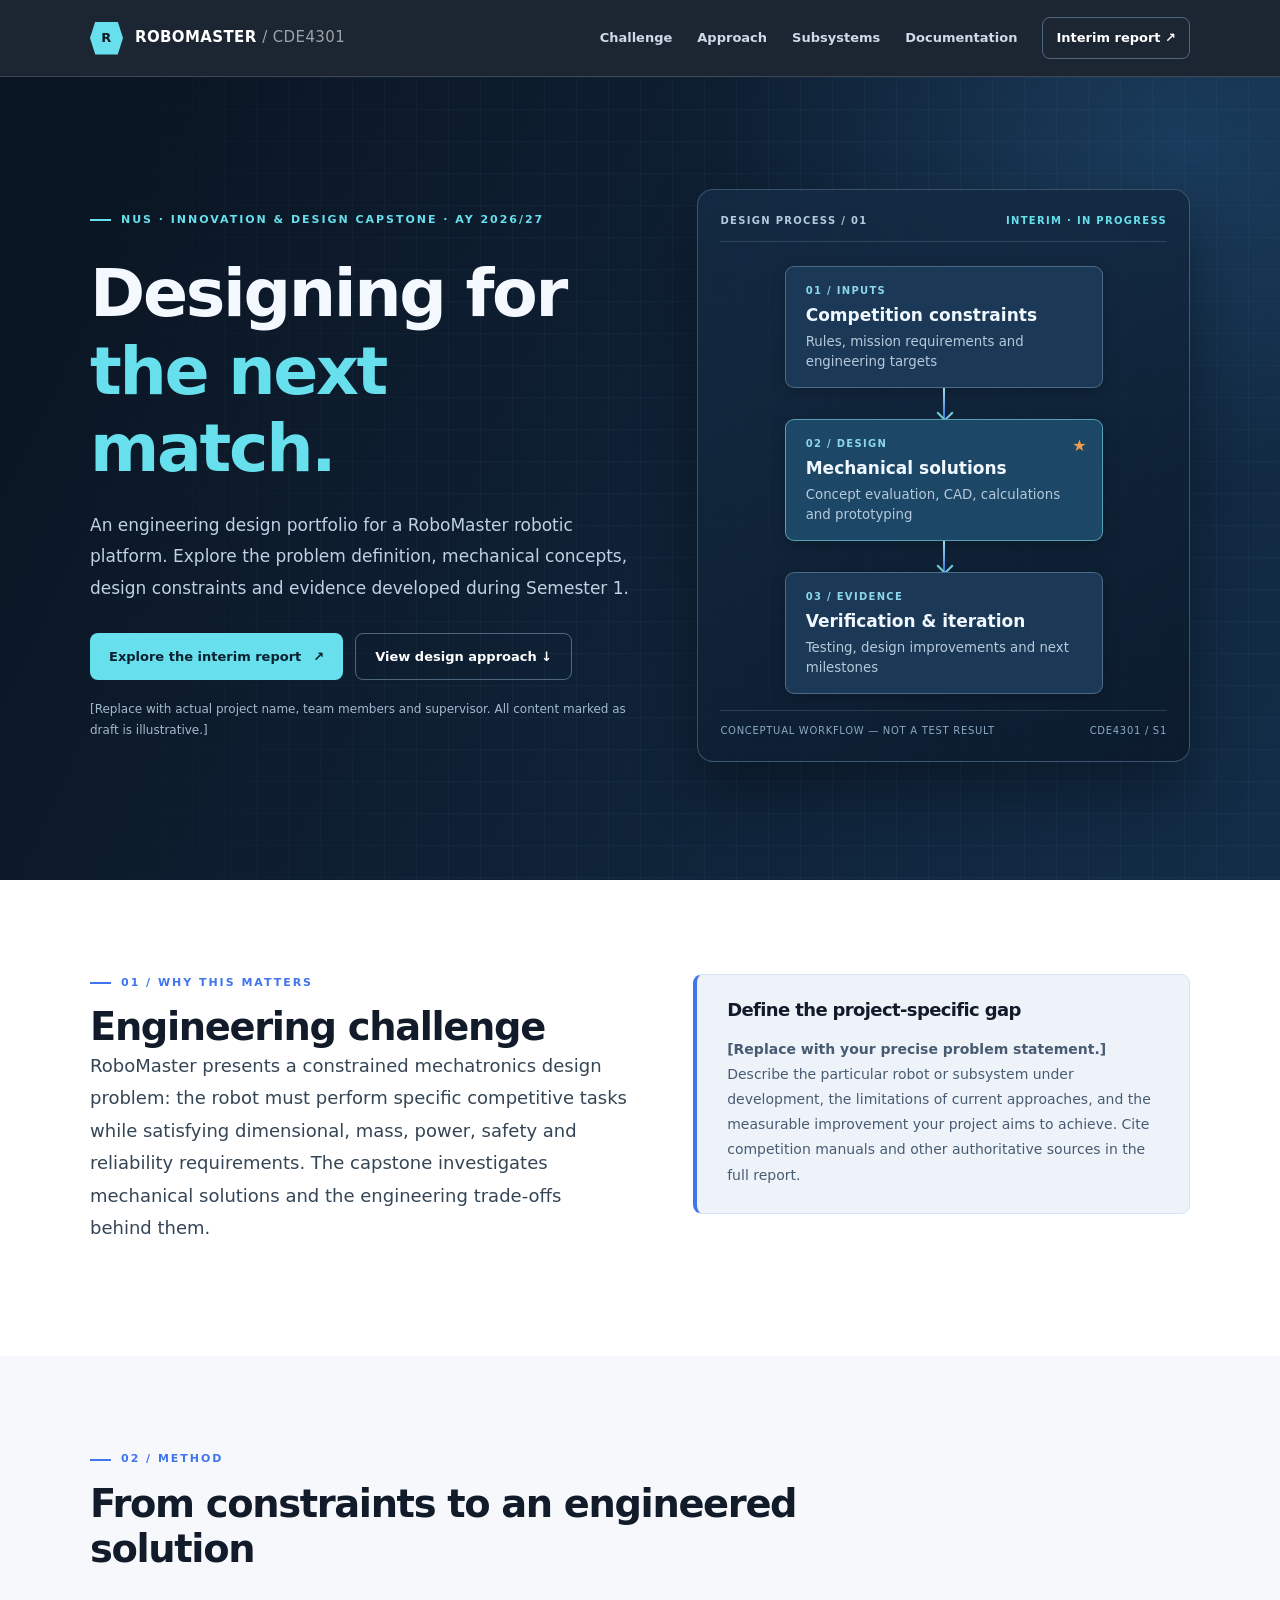
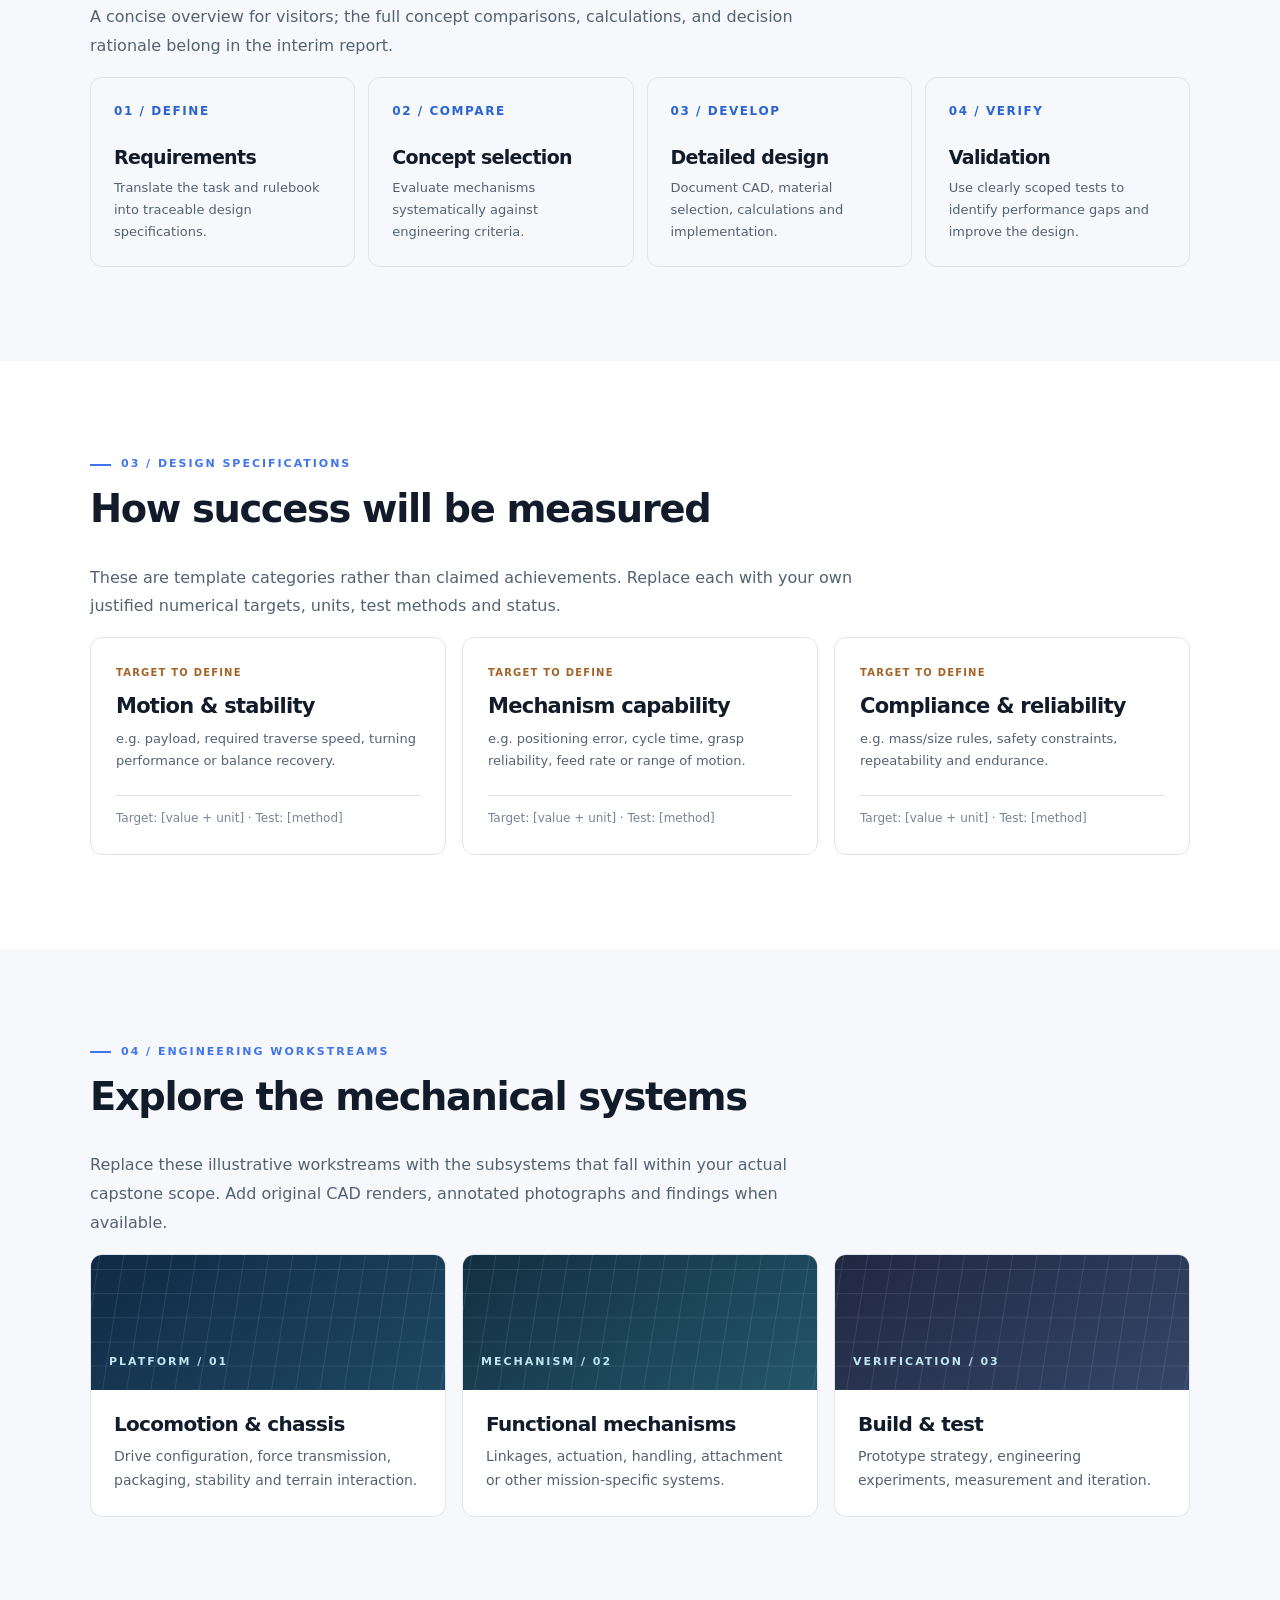
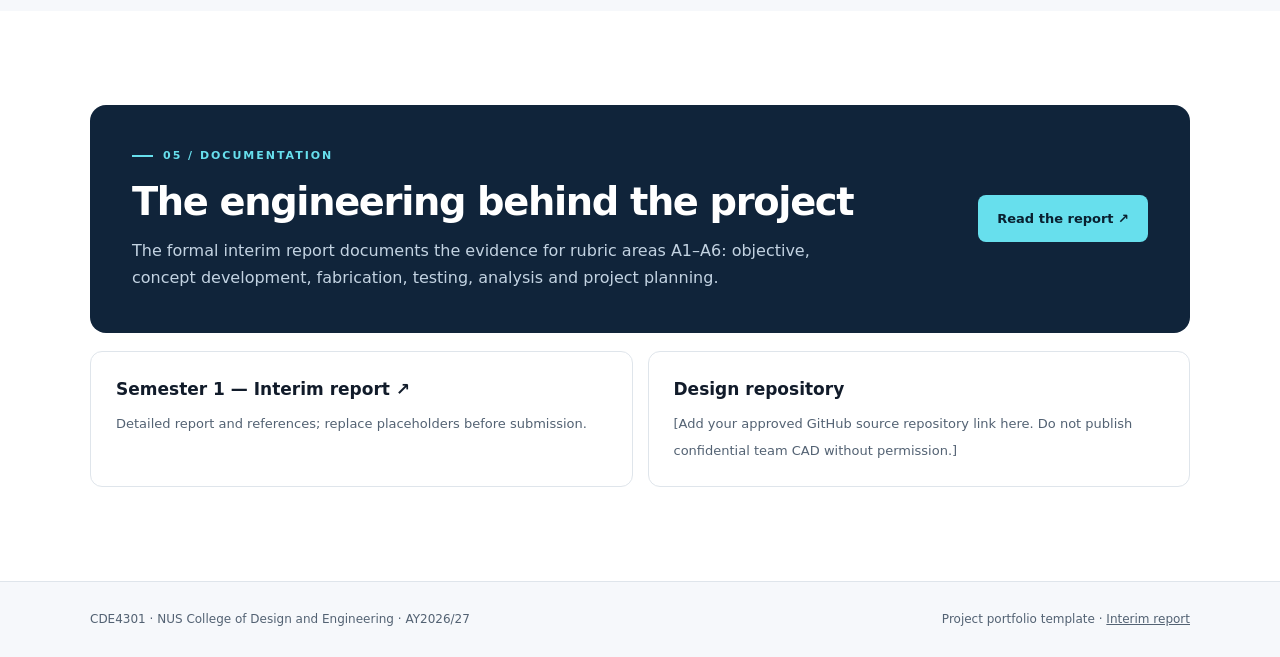
<file: index.html>
<!DOCTYPE html>
<html lang="en">
<head>
<meta charset="utf-8">
<meta name="viewport" content="width=device-width, initial-scale=1">
<meta name="description" content="CDE4301 RoboMaster capstone project overview and interim design report.">
<title>RoboMaster Capstone | CDE4301</title>
<link rel="stylesheet" href="styles.css">
</head>
<body>
<header class="topbar">
 <div class="wrap topbar-inner">
  <a class="brand" href="index.html" aria-label="RoboMaster capstone home"><span class="brand-mark">R</span><span>ROBOMASTER <span style="opacity:.57;font-weight:400">/ CDE4301</span></span></a>
  <nav class="nav" aria-label="Main navigation">
   <a href="#challenge">Challenge</a><a href="#approach">Approach</a><a href="#subsystems" class="hide-mobile">Subsystems</a><a href="#deliverables">Documentation</a><a class="nav-cta" href="interim-report/">Interim report ↗</a>
  </nav>
 </div>
</header>
<section class="hero">
 <div class="wrap hero-grid">
  <div>
   <div class="eyebrow">NUS · Innovation &amp; Design Capstone · AY 2026/27</div>
   <h1>Designing for <em>the next match.</em></h1>
   <p class="hero-lead">An engineering design portfolio for a RoboMaster robotic platform. Explore the problem definition, mechanical concepts, design constraints and evidence developed during Semester 1.</p>
   <div class="actions"><a class="button primary" href="interim-report/">Explore the interim report <span aria-hidden="true">↗</span></a><a class="button secondary" href="#approach">View design approach ↓</a></div>
   <p class="hero-note">[Replace with actual project name, team members and supervisor. All content marked as draft is illustrative.]</p>
  </div>
  <div class="blueprint" role="img" aria-label="Illustrative design pathway: define requirements, develop mechanical solutions, validate performance. Not a completed robot schematic.">
   <div class="top"><span>DESIGN PROCESS / 01</span><b>INTERIM · IN PROGRESS</b></div>
   <div class="diagram">
    <div class="node"><span>01 / Inputs</span><strong>Competition constraints</strong><small>Rules, mission requirements and engineering targets</small></div>
    <div class="connector" aria-hidden="true"></div>
    <div class="node center"><span>02 / Design</span><strong>Mechanical solutions</strong><small>Concept evaluation, CAD, calculations and prototyping</small></div>
    <div class="connector" aria-hidden="true"></div>
    <div class="node"><span>03 / Evidence</span><strong>Verification &amp; iteration</strong><small>Testing, design improvements and next milestones</small></div>
   </div>
   <div class="bottom"><span>CONCEPTUAL WORKFLOW — NOT A TEST RESULT</span><span>CDE4301 / S1</span></div>
  </div>
 </div>
</section>
<main>
<section class="section alt" id="challenge"><div class="wrap problem-layout">
 <div><div class="eyebrow">01 / Why this matters</div><h2>Engineering challenge</h2><p class="section-intro">RoboMaster presents a constrained mechatronics design problem: the robot must perform specific competitive tasks while satisfying dimensional, mass, power, safety and reliability requirements. The capstone investigates mechanical solutions and the engineering trade-offs behind them.</p></div>
 <div class="problem-box"><h3>Define the project-specific gap</h3><p><strong>[Replace with your precise problem statement.]</strong> Describe the particular robot or subsystem under development, the limitations of current approaches, and the measurable improvement your project aims to achieve. Cite competition manuals and other authoritative sources in the full report.</p></div>
</div></section>
<section class="section" id="approach"><div class="wrap">
 <div class="eyebrow">02 / Method</div><div class="section-head"><h2>From constraints to an engineered solution</h2></div>
 <p class="section-intro">A concise overview for visitors; the full concept comparisons, calculations, and decision rationale belong in the interim report.</p>
 <div class="stages"><article class="stage"><div class="stage-number">01 / DEFINE</div><h3>Requirements</h3><p>Translate the task and rulebook into traceable design specifications.</p></article><article class="stage"><div class="stage-number">02 / COMPARE</div><h3>Concept selection</h3><p>Evaluate mechanisms systematically against engineering criteria.</p></article><article class="stage"><div class="stage-number">03 / DEVELOP</div><h3>Detailed design</h3><p>Document CAD, material selection, calculations and implementation.</p></article><article class="stage"><div class="stage-number">04 / VERIFY</div><h3>Validation</h3><p>Use clearly scoped tests to identify performance gaps and improve the design.</p></article></div>
</div></section>
<section class="section alt" id="targets"><div class="wrap">
 <div class="eyebrow">03 / Design specifications</div><div class="section-head"><h2>How success will be measured</h2></div>
 <p class="section-intro">These are template categories rather than claimed achievements. Replace each with your own justified numerical targets, units, test methods and status.</p>
 <div class="targets"><article class="target"><div class="status">TARGET TO DEFINE</div><h3>Motion &amp; stability</h3><p>e.g. payload, required traverse speed, turning performance or balance recovery.</p><small>Target: [value + unit] · Test: [method]</small></article><article class="target"><div class="status">TARGET TO DEFINE</div><h3>Mechanism capability</h3><p>e.g. positioning error, cycle time, grasp reliability, feed rate or range of motion.</p><small>Target: [value + unit] · Test: [method]</small></article><article class="target"><div class="status">TARGET TO DEFINE</div><h3>Compliance &amp; reliability</h3><p>e.g. mass/size rules, safety constraints, repeatability and endurance.</p><small>Target: [value + unit] · Test: [method]</small></article></div>
</div></section>
<section class="section" id="subsystems"><div class="wrap">
 <div class="eyebrow">04 / Engineering workstreams</div><div class="section-head"><h2>Explore the mechanical systems</h2></div>
 <p class="section-intro">Replace these illustrative workstreams with the subsystems that fall within your actual capstone scope. Add original CAD renders, annotated photographs and findings when available.</p>
 <div class="workstreams"><article class="workstream"><div class="workstream-art"><span>PLATFORM / 01</span></div><div class="workstream-text"><h3>Locomotion &amp; chassis</h3><p>Drive configuration, force transmission, packaging, stability and terrain interaction.</p></div></article><article class="workstream"><div class="workstream-art"><span>MECHANISM / 02</span></div><div class="workstream-text"><h3>Functional mechanisms</h3><p>Linkages, actuation, handling, attachment or other mission-specific systems.</p></div></article><article class="workstream"><div class="workstream-art"><span>VERIFICATION / 03</span></div><div class="workstream-text"><h3>Build &amp; test</h3><p>Prototype strategy, engineering experiments, measurement and iteration.</p></div></article></div>
</div></section>
<section class="section alt" id="deliverables"><div class="wrap">
 <div class="report-banner"><div><div class="eyebrow">05 / Documentation</div><h2>The engineering behind the project</h2><p>The formal interim report documents the evidence for rubric areas A1–A6: objective, concept development, fabrication, testing, analysis and project planning.</p></div><a class="button primary" href="interim-report/">Read the report ↗</a></div>
 <div class="report-links"><a class="link-card" href="interim-report/"><strong>Semester 1 — Interim report ↗</strong><span>Detailed report and references; replace placeholders before submission.</span></a><div class="link-card"><strong>Design repository</strong><span>[Add your approved GitHub source repository link here. Do not publish confidential team CAD without permission.]</span></div></div>
</div></section>
</main>
<footer><div class="wrap"><span>CDE4301 · NUS College of Design and Engineering · AY2026/27</span><span>Project portfolio template · <a href="interim-report/">Interim report</a></span></div></footer>
</body>
</html>
</file>
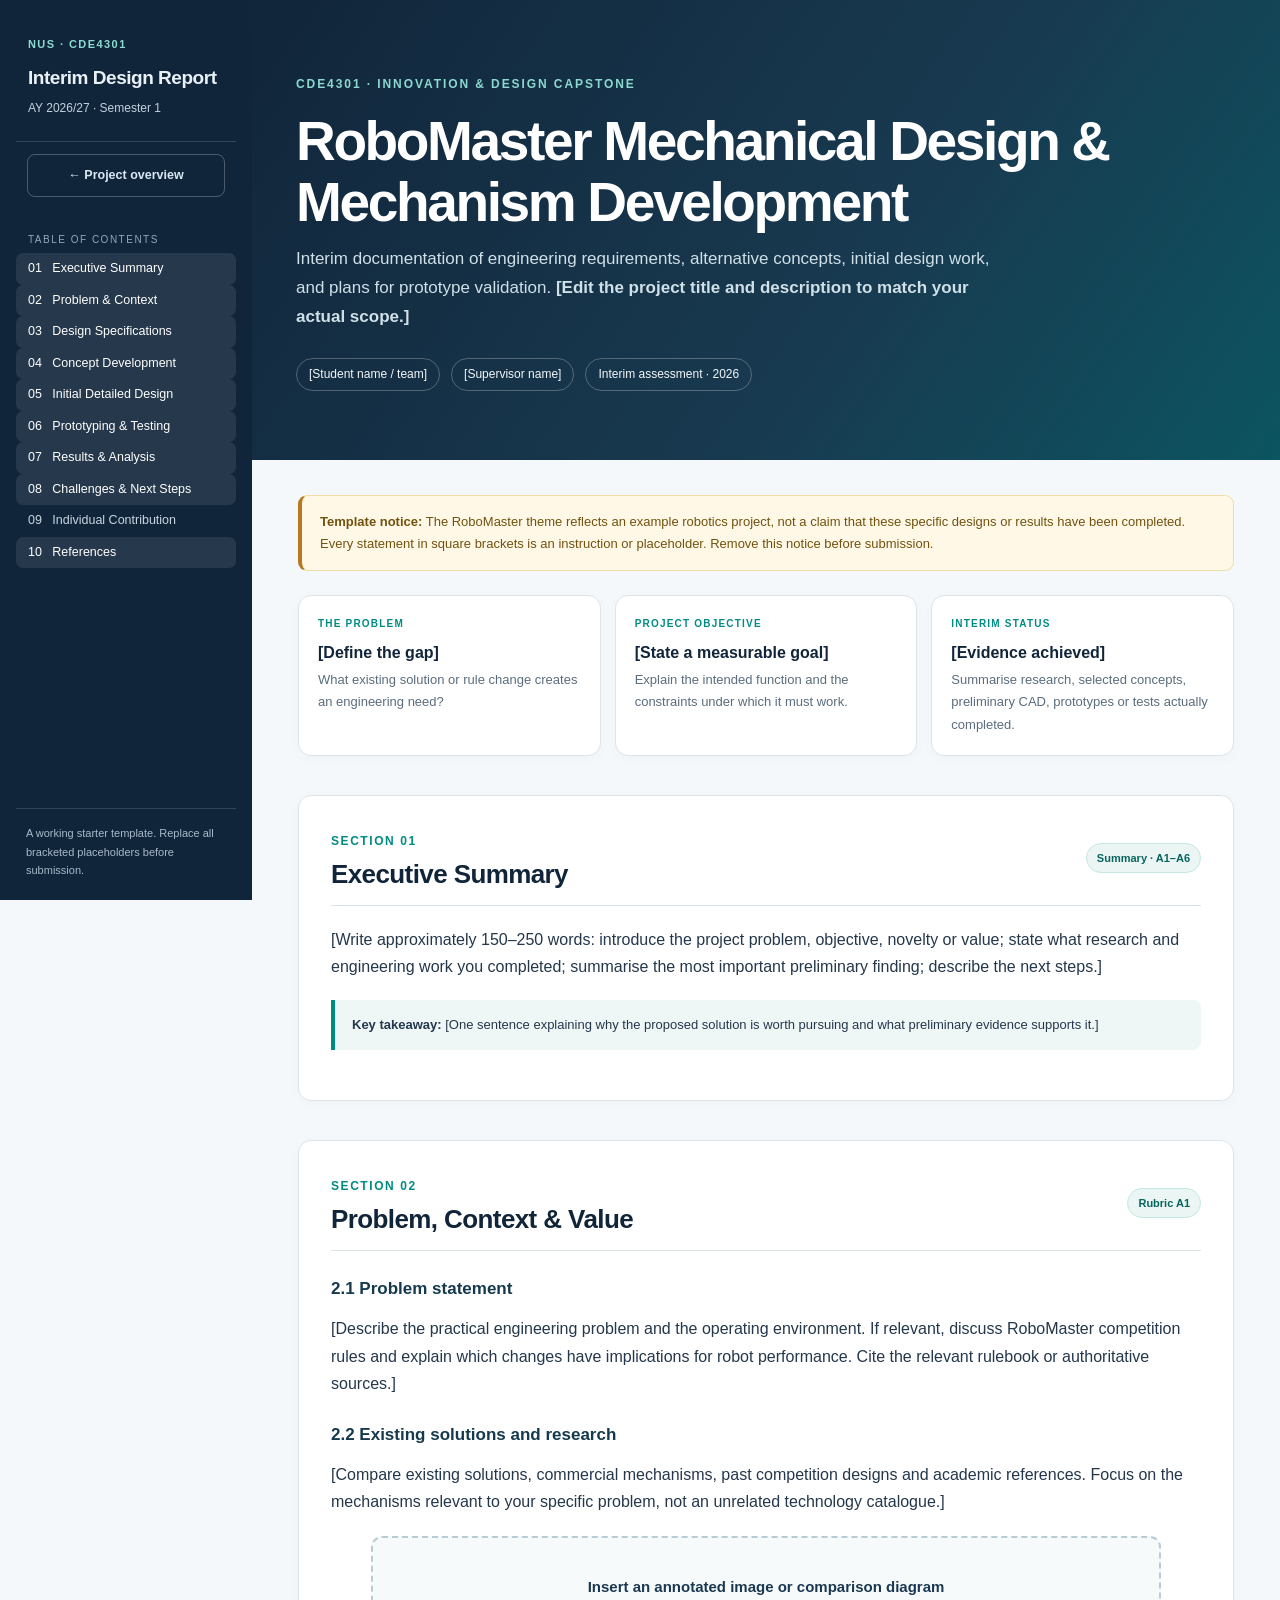
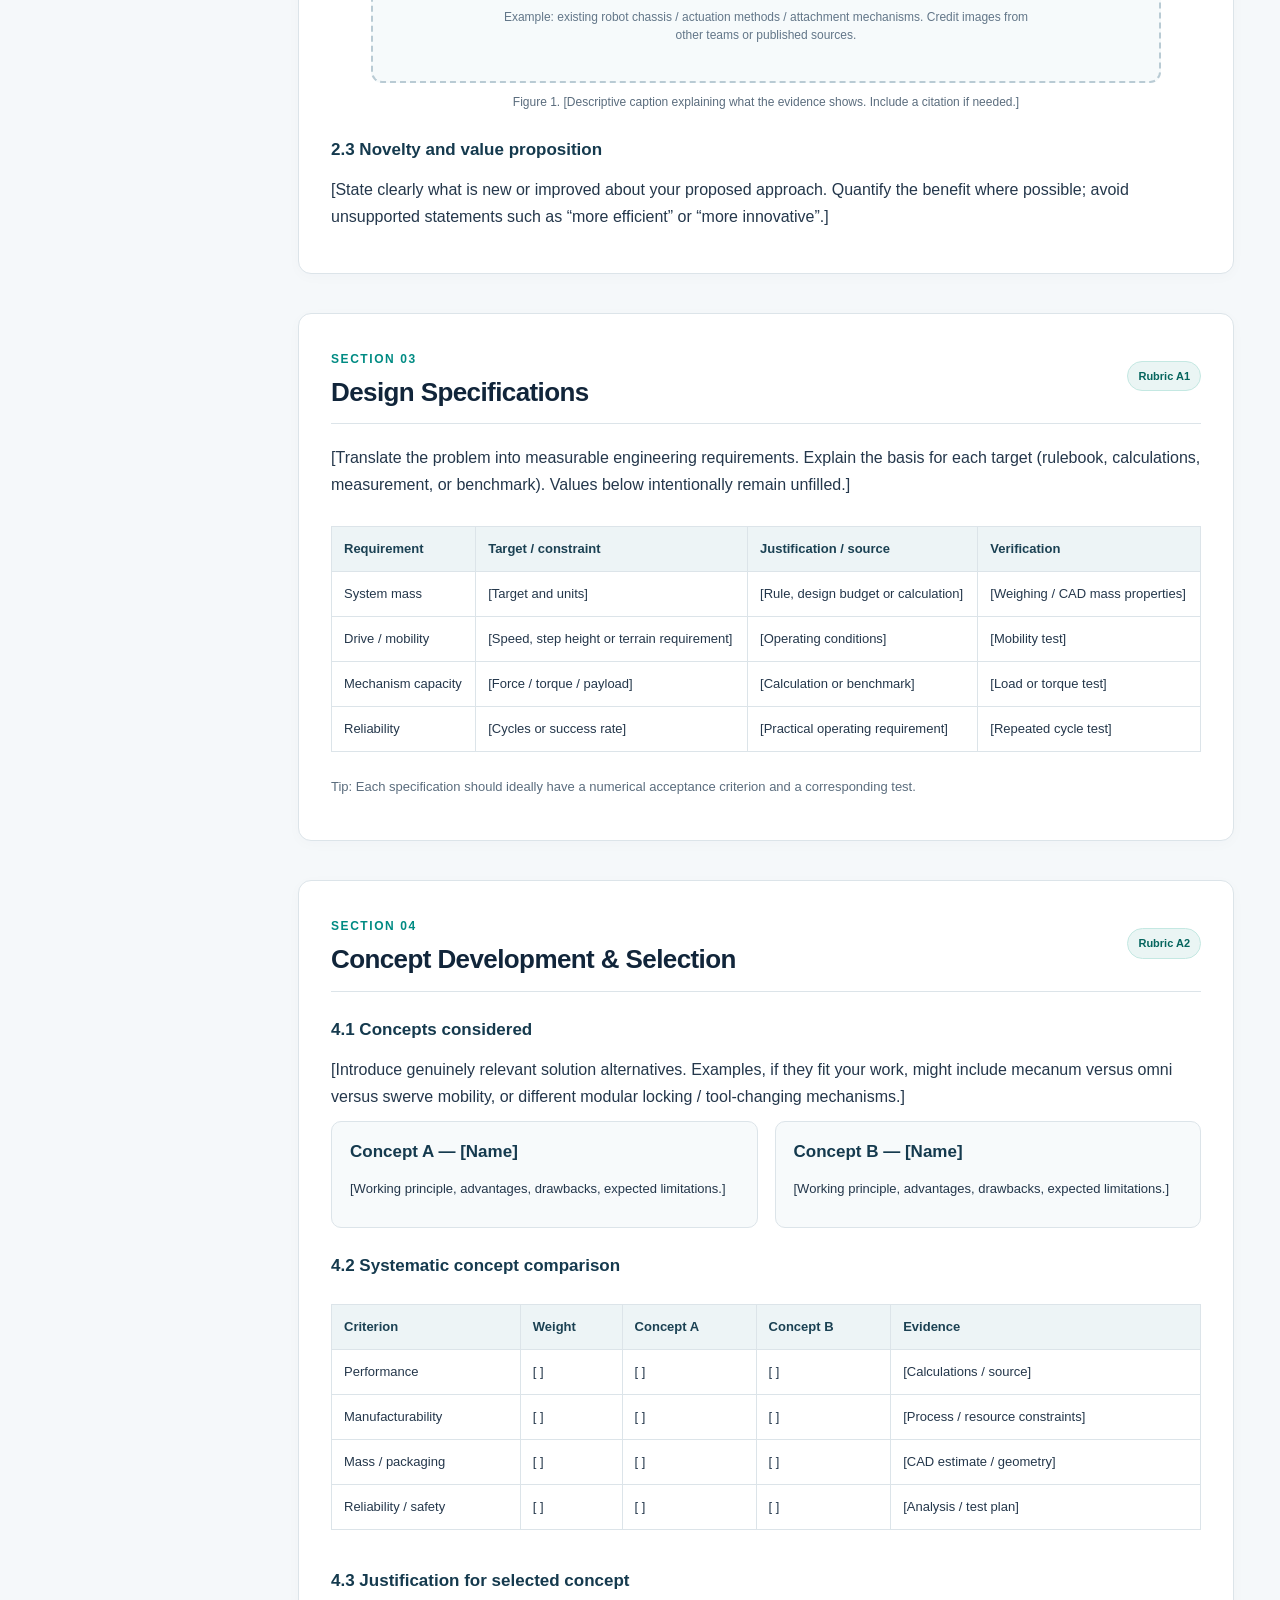
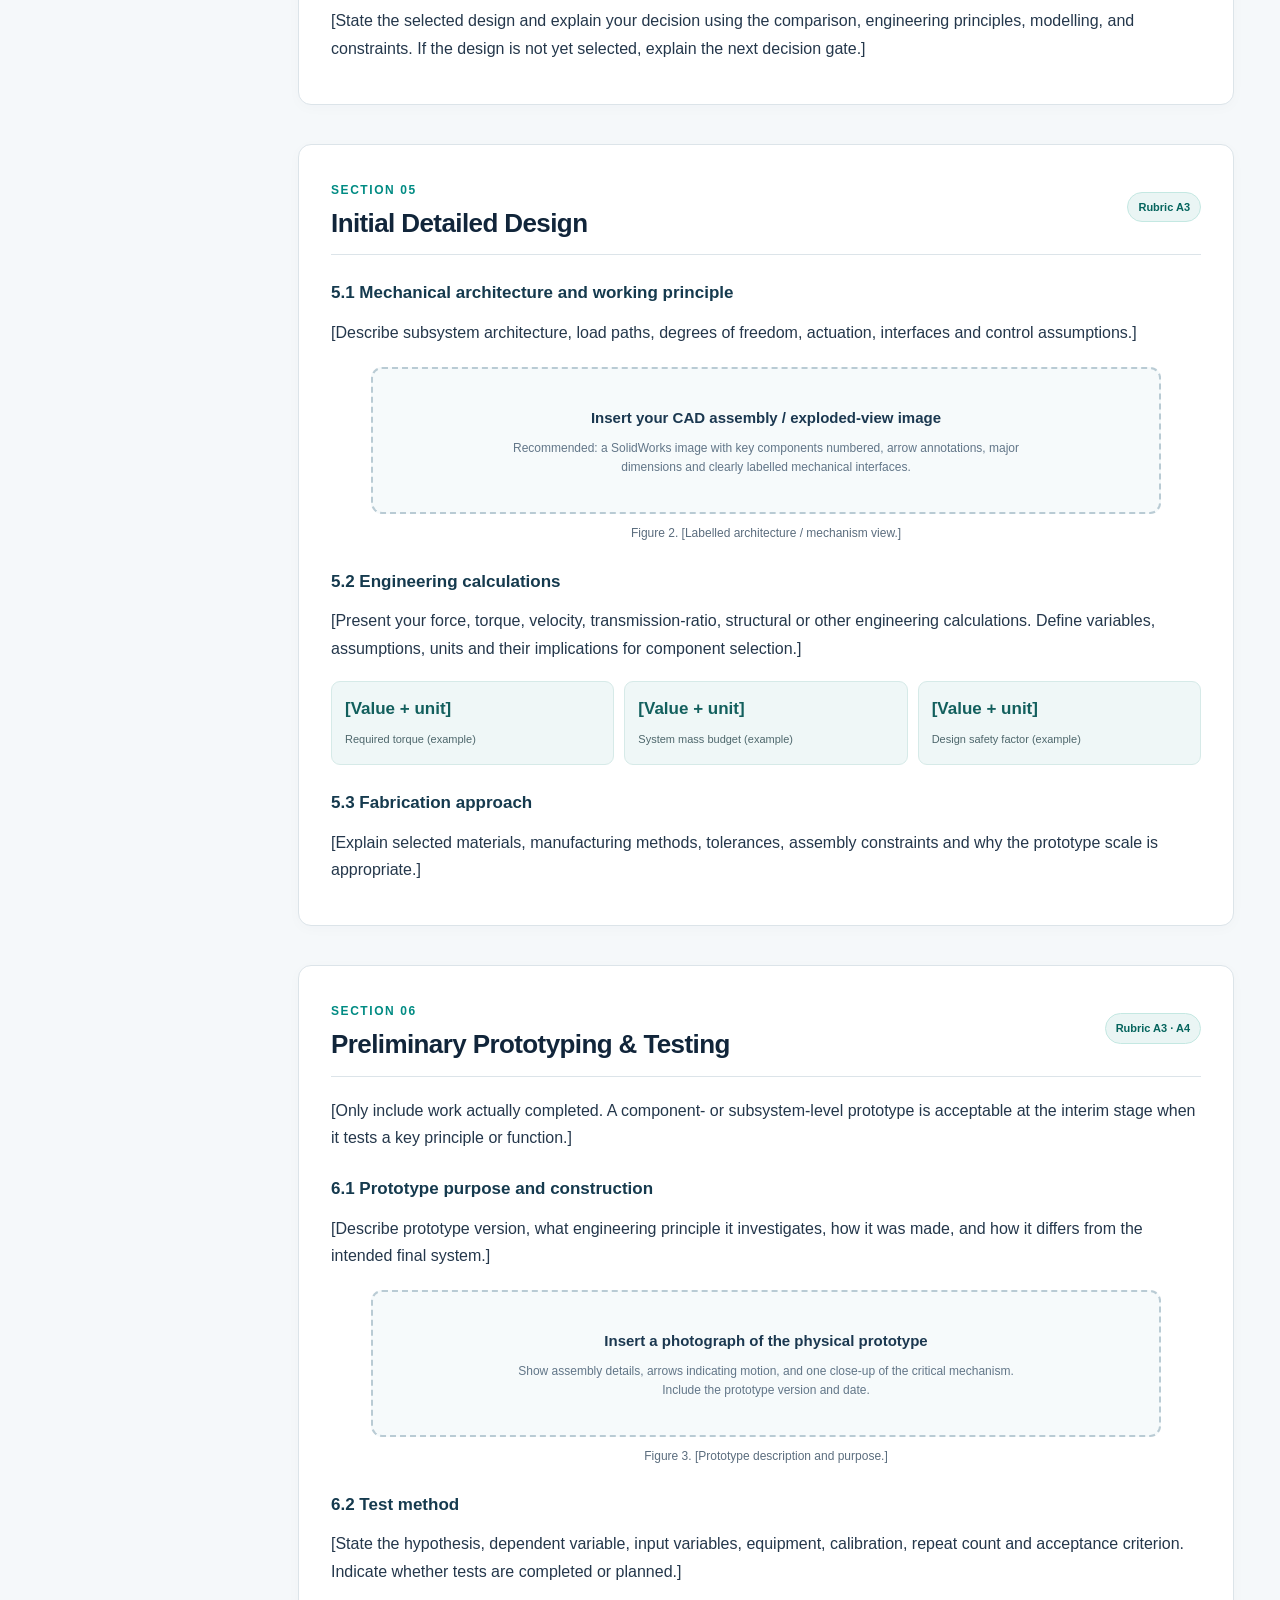
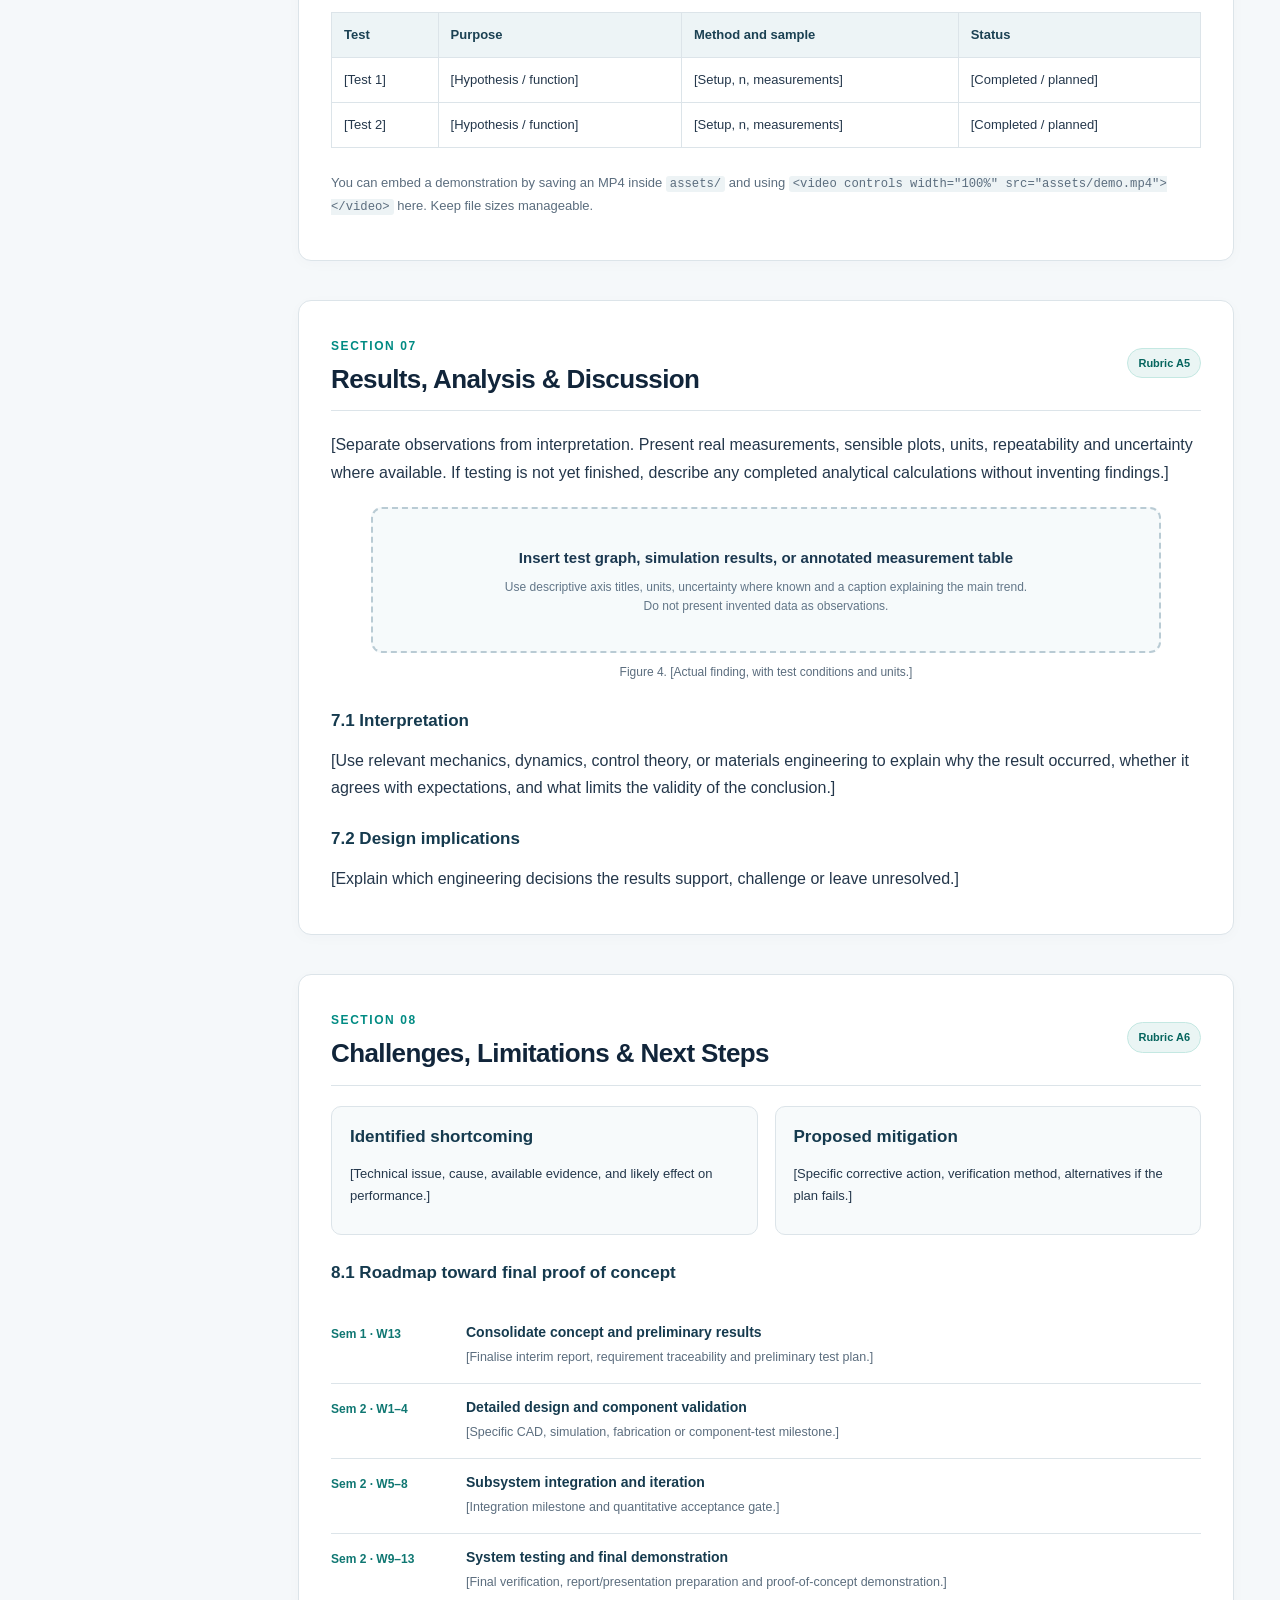
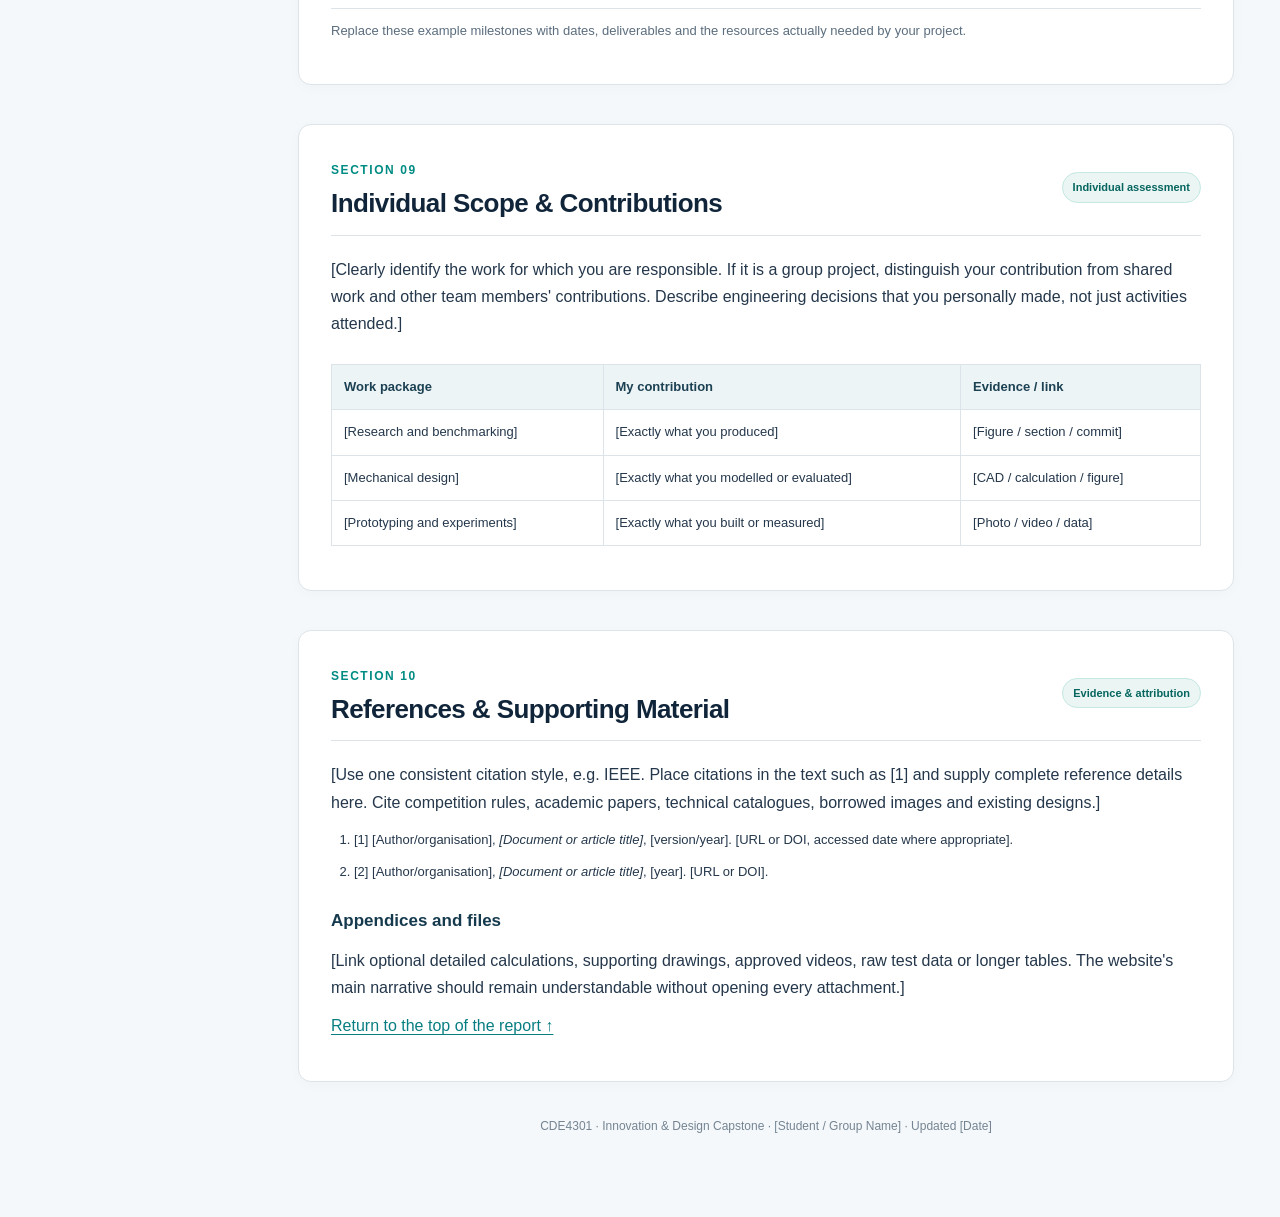
<file: interim-report/index.html>
<!DOCTYPE html>
<html lang="en">
<head>
  <meta charset="UTF-8">
  <meta name="viewport" content="width=device-width, initial-scale=1">
  <meta name="description" content="CDE4301 Interim Design Report — engineering design process, prototypes, testing and future work.">
  <title>Interim Report · RoboMaster Capstone | CDE4301</title>
  <style>
    .return-home {display:block;margin:12px 11px 13px;padding:10px 12px;border:1px solid #ffffff40;border-radius:8px;text-align:center;text-decoration:none;color:#d9e9f4;font-size:12.5px;font-weight:700}
    .return-home:hover {color:#fff;background:#ffffff18}

    :root {
      --navy: #11253a; --navy2: #1b3850; --teal: #008b83;
      --bg: #f5f8fa; --paper: #ffffff; --text: #24374b;
      --muted: #5b6d7e; --line: #dce4e9; --soft: #eaf5f4;
      --gold: #b77923; --sidebar-w: 252px;
    }
    * { box-sizing: border-box; }
    html { scroll-behavior: smooth; scroll-padding-top: 36px; }
    body { margin: 0; font-family: -apple-system, BlinkMacSystemFont, "Segoe UI", Arial, sans-serif; background: var(--bg); color: var(--text); line-height: 1.7; }
    a { color: #087e82; text-decoration-thickness: 1px; text-underline-offset: 3px; }
    a:hover { color: #005e63; }
    .progress { position: fixed; height: 4px; top: 0; left: 0; width: 0; background: #24b7aa; z-index: 50; }
    .sidebar { width: var(--sidebar-w); position: fixed; inset: 0 auto 0 0; background: var(--navy); color: #e9f1f7; display: flex; flex-direction: column; padding: 29px 16px 20px; overflow-y: auto; z-index: 20; }
    .brand { padding: 0 12px 23px; border-bottom: 1px solid #ffffff27; }
    .brand small { letter-spacing: .13em; font-weight: 750; color: #8bdcd3; font-size: 11px; }
    .brand strong { display: block; margin-top: 9px; font-size: 19px; line-height: 1.35; letter-spacing: -.025em; }
    .brand span { display: block; margin-top: 7px; color: #c2d2df; font-size: 12px; }
    .nav-label { color: #91a8b8; text-transform: uppercase; font-size: 10px; letter-spacing: .15em; padding: 21px 12px 5px; }
    .nav a { display: block; border-radius: 7px; color: #c8d7e0; text-decoration: none; font-size: 12.5px; padding: 7px 12px; line-height: 1.4; }
    .nav a:hover, .nav a.active { background: #ffffff16; color: white; }
    .sidebar-footer { margin-top: auto; border-top: 1px solid #ffffff23; padding: 15px 10px 0; font-size: 11px; color: #a8bbca; }
    .mobile-toggle { display: none; }
    .shell { margin-left: var(--sidebar-w); }
    .hero { padding: 74px max(32px, calc((100vw - var(--sidebar-w) - 940px)/2)) 69px; background: linear-gradient(125deg, #11253a 0%, #183a50 60%, #006f72 140%); color: white; }
    .eyebrow { font-size: 12px; text-transform: uppercase; letter-spacing: .16em; font-weight: 700; color: #8cd9d0; }
    .hero h1 { max-width: 850px; margin: 17px 0 13px; font-size: clamp(34px, 4.3vw, 58px); line-height: 1.1; letter-spacing: -.043em; font-weight: 750; }
    .hero .lead { max-width: 720px; color: #d0e0e8; font-size: 17px; line-height: 1.7; }
    .hero-meta { display: flex; gap: 11px; flex-wrap: wrap; margin-top: 26px; }
    .hero-meta span { border: 1px solid #ffffff42; color: #f4f8fa; padding: 5px 12px; border-radius: 25px; font-size: 12px; }
    main { max-width: 1020px; margin: 0 auto; padding: 35px 42px 82px; }
    .notice { padding: 15px 18px; background: #fff8e7; border: 1px solid #f0dda7; border-left: 4px solid var(--gold); border-radius: 9px; font-size: 13px; margin: 0 0 24px; color: #72520e; }
    .intro-grid { display: grid; grid-template-columns: repeat(3, minmax(0, 1fr)); gap: 14px; }
    .intro-card { padding: 19px; background: var(--paper); border: 1px solid var(--line); border-radius: 13px; box-shadow: 0 3px 14px #20374c06; }
    .intro-card .tag { font-size: 10px; letter-spacing: .12em; text-transform: uppercase; font-weight: 750; color: var(--teal); }
    .intro-card h3 { margin: 10px 0 6px; font-size: 16px; line-height: 1.35; color: var(--navy); }
    .intro-card p { margin: 0; color: var(--muted); font-size: 13px; }
    section.report-section { margin-top: 39px; padding: 30px 32px 31px; background: var(--paper); border: 1px solid var(--line); border-radius: 13px; box-shadow: 0 3px 14px #20374c06; }
    .section-top { display: flex; align-items: center; justify-content: space-between; flex-wrap: wrap; gap: 12px; border-bottom: 1px solid var(--line); padding-bottom: 15px; margin-bottom: 20px; }
    .section-index { color: var(--teal); letter-spacing: .13em; font-weight: 800; font-size: 12px; }
    h2 { margin: 5px 0 0; font-size: 26px; color: var(--navy); letter-spacing: -.023em; line-height: 1.25; }
    h3 { margin: 24px 0 7px; color: #153a4e; font-size: 17px; }
    p { margin: 11px 0; }
    .rubric { font-size: 11px; background: var(--soft); color: #06655e; font-weight: 750; border: 1px solid #c4e8e2; border-radius: 20px; padding: 5px 10px; white-space: nowrap; }
    .help { color: var(--muted); font-size: 13px; }
    .placeholder { background: #f6fafb; color: #627688; border: 2px dashed #b9cbd4; border-radius: 11px; padding: 36px 20px; text-align: center; margin: 21px 0 9px; }
    .placeholder strong { display: block; font-size: 15px; color: var(--navy2); }
    .placeholder small { display: block; font-size: 12px; max-width: 530px; margin: 8px auto 0; line-height: 1.55; }
    figcaption { margin-top: 7px; text-align: center; color: var(--muted); font-size: 12px; }
    .metric-row { display: grid; grid-template-columns: repeat(3, 1fr); gap: 10px; margin: 19px 0; }
    .metric { background: #eff7f7; border: 1px solid #d6eae8; border-radius: 9px; padding: 13px; }
    .metric strong { display: block; color: #125f5d; font-size: 17px; }
    .metric span { font-size: 11px; color: #4e676c; }
    table { border-collapse: collapse; width: 100%; font-size: 13px; margin: 16px 0 13px; }
    th { background: #edf4f6; color: #1b4153; font-weight: 700; text-align: left; }
    th, td { padding: 11px 12px; border: 1px solid var(--line); vertical-align: top; }
    td { overflow-wrap: anywhere; }
    .table-scroll { width: 100%; overflow-x: auto; }
    .table-scroll table { min-width: 580px; }
    .callout { border-left: 4px solid var(--teal); background: #eef7f6; padding: 14px 17px; border-radius: 0 8px 8px 0; margin: 19px 0; font-size: 13px; }
    .two-col { display: grid; grid-template-columns: 1fr 1fr; gap: 17px; }
    .subcard { padding: 16px 18px; background: #f7fafb; border: 1px solid var(--line); border-radius: 10px; }
    .subcard h3 { margin-top: 0; }
    .subcard p { font-size: 13px; }
    .reference-list { padding-left: 23px; font-size: 13px; }
    .reference-list li { margin-bottom: 10px; overflow-wrap: anywhere; }
    .timeline { margin-top: 21px; }
    .timeline-item { display: grid; grid-template-columns: 115px 1fr; gap: 20px; padding: 15px 0; border-bottom: 1px solid var(--line); }
    .timeline-item time { font-size: 12px; font-weight: 800; color: #0f7772; }
    .timeline-item h3 { font-size: 14px; margin: -3px 0 2px; }
    .timeline-item p { font-size: 12.5px; color: var(--muted); margin: 0; }
    footer { margin-top: 34px; font-size: 12px; color: #748492; text-align: center; }
    code { background: #edf3f5; padding: 1px 4px; border-radius: 3px; font-size: .94em; }
    @media (max-width: 1020px) {
      .sidebar { width: 218px; } .shell { margin-left: 218px; }
      .hero { padding: 60px 38px; } main { padding: 30px 25px 70px; }
    }
    @media (max-width: 780px) {
      .sidebar { display: none; width: 255px; top: 51px; box-shadow: 0 10px 30px #0004; }
      .sidebar.open { display: flex; } .shell { margin-left: 0; }
      .mobile-toggle { display: block; position: sticky; top: 0; width: 100%; z-index: 30; border: 0; background: var(--navy); color: #fff; font: inherit; font-size: 13px; font-weight: 700; text-align: left; padding: 15px 20px; cursor: pointer; }
      .hero { padding: 55px 24px; }
      main { padding: 22px 14px 50px; }
      section.report-section { padding: 23px 19px; margin-top: 20px; }
      .intro-grid { grid-template-columns: 1fr; } .two-col { grid-template-columns: 1fr; }
      .metric-row { grid-template-columns: 1fr; } .timeline-item { grid-template-columns: 85px 1fr; }
    }
    @media print {
      .sidebar, .mobile-toggle, .progress { display: none !important; }
      body { background: #fff; } .shell { margin: 0; } main { max-width: none; padding: 0 15px; }
      .hero { padding: 30px 18px; background: #17394d !important; print-color-adjust: exact; -webkit-print-color-adjust: exact; }
      section.report-section { break-inside: avoid; box-shadow: none; margin: 16px 0; }
      a { color: var(--text); } .placeholder { padding: 12px; }
    }
  </style>
</head>
<body>
  <div class="progress" id="progress" aria-hidden="true"></div>
  <button class="mobile-toggle" id="menuToggle" aria-expanded="false" aria-controls="sidebar">☰ &nbsp; Report contents</button>
  <aside class="sidebar" id="sidebar">
    <div class="brand"><small>NUS · CDE4301</small><strong>Interim Design Report</strong><span>AY 2026/27 · Semester 1</span></div>
    <a class="return-home" href="../index.html">← Project overview</a>
    <div class="nav-label">Table of contents</div>
    <nav class="nav" aria-label="Report sections">
      <a href="#summary">01 &nbsp; Executive Summary</a>
      <a href="#context">02 &nbsp; Problem & Context</a>
      <a href="#specifications">03 &nbsp; Design Specifications</a>
      <a href="#concepts">04 &nbsp; Concept Development</a>
      <a href="#design">05 &nbsp; Initial Detailed Design</a>
      <a href="#prototype">06 &nbsp; Prototyping & Testing</a>
      <a href="#analysis">07 &nbsp; Results & Analysis</a>
      <a href="#plan">08 &nbsp; Challenges & Next Steps</a>
      <a href="#contribution">09 &nbsp; Individual Contribution</a>
      <a href="#references">10 &nbsp; References</a>
    </nav>
    <div class="sidebar-footer">A working starter template. Replace all bracketed placeholders before submission.</div>
  </aside>

  <div class="shell">
    <header class="hero">
      <div class="eyebrow">CDE4301 · Innovation & Design Capstone</div>
      <h1>RoboMaster Mechanical Design &amp; Mechanism Development</h1>
      <p class="lead">Interim documentation of engineering requirements, alternative concepts, initial design work, and plans for prototype validation. <strong>[Edit the project title and description to match your actual scope.]</strong></p>
      <div class="hero-meta"><span>[Student name / team]</span><span>[Supervisor name]</span><span>Interim assessment · 2026</span></div>
    </header>

    <main>
      <div class="notice"><strong>Template notice:</strong> The RoboMaster theme reflects an example robotics project, not a claim that these specific designs or results have been completed. Every statement in square brackets is an instruction or placeholder. Remove this notice before submission.</div>
      <div class="intro-grid" aria-label="Overview">
        <article class="intro-card"><div class="tag">The problem</div><h3>[Define the gap]</h3><p>What existing solution or rule change creates an engineering need?</p></article>
        <article class="intro-card"><div class="tag">Project objective</div><h3>[State a measurable goal]</h3><p>Explain the intended function and the constraints under which it must work.</p></article>
        <article class="intro-card"><div class="tag">Interim status</div><h3>[Evidence achieved]</h3><p>Summarise research, selected concepts, preliminary CAD, prototypes or tests actually completed.</p></article>
      </div>

      <section class="report-section" id="summary">
        <div class="section-top"><div><span class="section-index">SECTION 01</span><h2>Executive Summary</h2></div><span class="rubric">Summary · A1–A6</span></div>
        <p>[Write approximately 150–250 words: introduce the project problem, objective, novelty or value; state what research and engineering work you completed; summarise the most important preliminary finding; describe the next steps.]</p>
        <div class="callout"><strong>Key takeaway:</strong> [One sentence explaining why the proposed solution is worth pursuing and what preliminary evidence supports it.]</div>
      </section>

      <section class="report-section" id="context">
        <div class="section-top"><div><span class="section-index">SECTION 02</span><h2>Problem, Context &amp; Value</h2></div><span class="rubric">Rubric A1</span></div>
        <h3>2.1 Problem statement</h3>
        <p>[Describe the practical engineering problem and the operating environment. If relevant, discuss RoboMaster competition rules and explain which changes have implications for robot performance. Cite the relevant rulebook or authoritative sources.]</p>
        <h3>2.2 Existing solutions and research</h3>
        <p>[Compare existing solutions, commercial mechanisms, past competition designs and academic references. Focus on the mechanisms relevant to your specific problem, not an unrelated technology catalogue.]</p>
        <figure><div class="placeholder"><strong>Insert an annotated image or comparison diagram</strong><small>Example: existing robot chassis / actuation methods / attachment mechanisms. Credit images from other teams or published sources.</small></div><figcaption>Figure 1. [Descriptive caption explaining what the evidence shows. Include a citation if needed.]</figcaption></figure>
        <h3>2.3 Novelty and value proposition</h3>
        <p>[State clearly what is new or improved about your proposed approach. Quantify the benefit where possible; avoid unsupported statements such as “more efficient” or “more innovative”.]</p>
      </section>

      <section class="report-section" id="specifications">
        <div class="section-top"><div><span class="section-index">SECTION 03</span><h2>Design Specifications</h2></div><span class="rubric">Rubric A1</span></div>
        <p>[Translate the problem into measurable engineering requirements. Explain the basis for each target (rulebook, calculations, measurement, or benchmark). Values below intentionally remain unfilled.]</p>
        <div class="table-scroll"><table><thead><tr><th>Requirement</th><th>Target / constraint</th><th>Justification / source</th><th>Verification</th></tr></thead><tbody>
          <tr><td>System mass</td><td>[Target and units]</td><td>[Rule, design budget or calculation]</td><td>[Weighing / CAD mass properties]</td></tr>
          <tr><td>Drive / mobility</td><td>[Speed, step height or terrain requirement]</td><td>[Operating conditions]</td><td>[Mobility test]</td></tr>
          <tr><td>Mechanism capacity</td><td>[Force / torque / payload]</td><td>[Calculation or benchmark]</td><td>[Load or torque test]</td></tr>
          <tr><td>Reliability</td><td>[Cycles or success rate]</td><td>[Practical operating requirement]</td><td>[Repeated cycle test]</td></tr>
        </tbody></table></div>
        <p class="help">Tip: Each specification should ideally have a numerical acceptance criterion and a corresponding test.</p>
      </section>

      <section class="report-section" id="concepts">
        <div class="section-top"><div><span class="section-index">SECTION 04</span><h2>Concept Development &amp; Selection</h2></div><span class="rubric">Rubric A2</span></div>
        <h3>4.1 Concepts considered</h3>
        <p>[Introduce genuinely relevant solution alternatives. Examples, if they fit your work, might include mecanum versus omni versus swerve mobility, or different modular locking / tool-changing mechanisms.]</p>
        <div class="two-col"><div class="subcard"><h3>Concept A — [Name]</h3><p>[Working principle, advantages, drawbacks, expected limitations.]</p></div><div class="subcard"><h3>Concept B — [Name]</h3><p>[Working principle, advantages, drawbacks, expected limitations.]</p></div></div>
        <h3>4.2 Systematic concept comparison</h3>
        <div class="table-scroll"><table><thead><tr><th>Criterion</th><th>Weight</th><th>Concept A</th><th>Concept B</th><th>Evidence</th></tr></thead><tbody>
          <tr><td>Performance</td><td>[ ]</td><td>[ ]</td><td>[ ]</td><td>[Calculations / source]</td></tr>
          <tr><td>Manufacturability</td><td>[ ]</td><td>[ ]</td><td>[ ]</td><td>[Process / resource constraints]</td></tr>
          <tr><td>Mass / packaging</td><td>[ ]</td><td>[ ]</td><td>[ ]</td><td>[CAD estimate / geometry]</td></tr>
          <tr><td>Reliability / safety</td><td>[ ]</td><td>[ ]</td><td>[ ]</td><td>[Analysis / test plan]</td></tr>
        </tbody></table></div>
        <h3>4.3 Justification for selected concept</h3><p>[State the selected design and explain your decision using the comparison, engineering principles, modelling, and constraints. If the design is not yet selected, explain the next decision gate.]</p>
      </section>

      <section class="report-section" id="design">
        <div class="section-top"><div><span class="section-index">SECTION 05</span><h2>Initial Detailed Design</h2></div><span class="rubric">Rubric A3</span></div>
        <h3>5.1 Mechanical architecture and working principle</h3><p>[Describe subsystem architecture, load paths, degrees of freedom, actuation, interfaces and control assumptions.]</p>
        <figure><div class="placeholder"><strong>Insert your CAD assembly / exploded-view image</strong><small>Recommended: a SolidWorks image with key components numbered, arrow annotations, major dimensions and clearly labelled mechanical interfaces.</small></div><figcaption>Figure 2. [Labelled architecture / mechanism view.]</figcaption></figure>
        <h3>5.2 Engineering calculations</h3><p>[Present your force, torque, velocity, transmission-ratio, structural or other engineering calculations. Define variables, assumptions, units and their implications for component selection.]</p>
        <div class="metric-row"><div class="metric"><strong>[Value + unit]</strong><span>Required torque (example)</span></div><div class="metric"><strong>[Value + unit]</strong><span>System mass budget (example)</span></div><div class="metric"><strong>[Value + unit]</strong><span>Design safety factor (example)</span></div></div>
        <h3>5.3 Fabrication approach</h3><p>[Explain selected materials, manufacturing methods, tolerances, assembly constraints and why the prototype scale is appropriate.]</p>
      </section>

      <section class="report-section" id="prototype">
        <div class="section-top"><div><span class="section-index">SECTION 06</span><h2>Preliminary Prototyping &amp; Testing</h2></div><span class="rubric">Rubric A3 · A4</span></div>
        <p>[Only include work actually completed. A component- or subsystem-level prototype is acceptable at the interim stage when it tests a key principle or function.]</p>
        <h3>6.1 Prototype purpose and construction</h3><p>[Describe prototype version, what engineering principle it investigates, how it was made, and how it differs from the intended final system.]</p>
        <figure><div class="placeholder"><strong>Insert a photograph of the physical prototype</strong><small>Show assembly details, arrows indicating motion, and one close-up of the critical mechanism. Include the prototype version and date.</small></div><figcaption>Figure 3. [Prototype description and purpose.]</figcaption></figure>
        <h3>6.2 Test method</h3><p>[State the hypothesis, dependent variable, input variables, equipment, calibration, repeat count and acceptance criterion. Indicate whether tests are completed or planned.]</p>
        <div class="table-scroll"><table><thead><tr><th>Test</th><th>Purpose</th><th>Method and sample</th><th>Status</th></tr></thead><tbody>
          <tr><td>[Test 1]</td><td>[Hypothesis / function]</td><td>[Setup, n, measurements]</td><td>[Completed / planned]</td></tr>
          <tr><td>[Test 2]</td><td>[Hypothesis / function]</td><td>[Setup, n, measurements]</td><td>[Completed / planned]</td></tr>
        </tbody></table></div>
        <p class="help">You can embed a demonstration by saving an MP4 inside <code>assets/</code> and using <code>&lt;video controls width="100%" src="assets/demo.mp4"&gt;&lt;/video&gt;</code> here. Keep file sizes manageable.</p>
      </section>

      <section class="report-section" id="analysis">
        <div class="section-top"><div><span class="section-index">SECTION 07</span><h2>Results, Analysis &amp; Discussion</h2></div><span class="rubric">Rubric A5</span></div>
        <p>[Separate observations from interpretation. Present real measurements, sensible plots, units, repeatability and uncertainty where available. If testing is not yet finished, describe any completed analytical calculations without inventing findings.]</p>
        <figure><div class="placeholder"><strong>Insert test graph, simulation results, or annotated measurement table</strong><small>Use descriptive axis titles, units, uncertainty where known and a caption explaining the main trend. Do not present invented data as observations.</small></div><figcaption>Figure 4. [Actual finding, with test conditions and units.]</figcaption></figure>
        <h3>7.1 Interpretation</h3><p>[Use relevant mechanics, dynamics, control theory, or materials engineering to explain why the result occurred, whether it agrees with expectations, and what limits the validity of the conclusion.]</p>
        <h3>7.2 Design implications</h3><p>[Explain which engineering decisions the results support, challenge or leave unresolved.]</p>
      </section>

      <section class="report-section" id="plan">
        <div class="section-top"><div><span class="section-index">SECTION 08</span><h2>Challenges, Limitations &amp; Next Steps</h2></div><span class="rubric">Rubric A6</span></div>
        <div class="two-col"><div class="subcard"><h3>Identified shortcoming</h3><p>[Technical issue, cause, available evidence, and likely effect on performance.]</p></div><div class="subcard"><h3>Proposed mitigation</h3><p>[Specific corrective action, verification method, alternatives if the plan fails.]</p></div></div>
        <h3>8.1 Roadmap toward final proof of concept</h3>
        <div class="timeline">
          <div class="timeline-item"><time>Sem 1 · W13</time><div><h3>Consolidate concept and preliminary results</h3><p>[Finalise interim report, requirement traceability and preliminary test plan.]</p></div></div>
          <div class="timeline-item"><time>Sem 2 · W1–4</time><div><h3>Detailed design and component validation</h3><p>[Specific CAD, simulation, fabrication or component-test milestone.]</p></div></div>
          <div class="timeline-item"><time>Sem 2 · W5–8</time><div><h3>Subsystem integration and iteration</h3><p>[Integration milestone and quantitative acceptance gate.]</p></div></div>
          <div class="timeline-item"><time>Sem 2 · W9–13</time><div><h3>System testing and final demonstration</h3><p>[Final verification, report/presentation preparation and proof-of-concept demonstration.]</p></div></div>
        </div>
        <p class="help">Replace these example milestones with dates, deliverables and the resources actually needed by your project.</p>
      </section>

      <section class="report-section" id="contribution">
        <div class="section-top"><div><span class="section-index">SECTION 09</span><h2>Individual Scope &amp; Contributions</h2></div><span class="rubric">Individual assessment</span></div>
        <p>[Clearly identify the work for which you are responsible. If it is a group project, distinguish your contribution from shared work and other team members' contributions. Describe engineering decisions that you personally made, not just activities attended.]</p>
        <div class="table-scroll"><table><thead><tr><th>Work package</th><th>My contribution</th><th>Evidence / link</th></tr></thead><tbody>
          <tr><td>[Research and benchmarking]</td><td>[Exactly what you produced]</td><td>[Figure / section / commit]</td></tr>
          <tr><td>[Mechanical design]</td><td>[Exactly what you modelled or evaluated]</td><td>[CAD / calculation / figure]</td></tr>
          <tr><td>[Prototyping and experiments]</td><td>[Exactly what you built or measured]</td><td>[Photo / video / data]</td></tr>
        </tbody></table></div>
      </section>

      <section class="report-section" id="references">
        <div class="section-top"><div><span class="section-index">SECTION 10</span><h2>References &amp; Supporting Material</h2></div><span class="rubric">Evidence &amp; attribution</span></div>
        <p>[Use one consistent citation style, e.g. IEEE. Place citations in the text such as [1] and supply complete reference details here. Cite competition rules, academic papers, technical catalogues, borrowed images and existing designs.]</p>
        <ol class="reference-list">
          <li>[1] [Author/organisation], <em>[Document or article title]</em>, [version/year]. [URL or DOI, accessed date where appropriate].</li>
          <li>[2] [Author/organisation], <em>[Document or article title]</em>, [year]. [URL or DOI].</li>
        </ol>
        <h3>Appendices and files</h3><p>[Link optional detailed calculations, supporting drawings, approved videos, raw test data or longer tables. The website's main narrative should remain understandable without opening every attachment.]</p>
        <p><a href="#summary">Return to the top of the report ↑</a></p>
      </section>
      <footer>CDE4301 · Innovation &amp; Design Capstone · [Student / Group Name] · Updated [Date]</footer>
    </main>
  </div>

  <script>
    const progress = document.getElementById('progress');
    const links = Array.from(document.querySelectorAll('.nav a'));
    const sections = links.map(a => document.getElementById(a.getAttribute('href').slice(1)));
    const toggle = document.getElementById('menuToggle');
    const sidebar = document.getElementById('sidebar');
    function updateProgress() {
      const available = document.documentElement.scrollHeight - window.innerHeight;
      progress.style.width = (available > 0 ? (window.scrollY / available) * 100 : 0) + '%';
      const current = [...sections].reverse().find(s => s && s.getBoundingClientRect().top <= 150);
      links.forEach(a => a.classList.toggle('active', current && a.getAttribute('href') === '#' + current.id));
    }
    window.addEventListener('scroll', updateProgress, { passive: true });
    window.addEventListener('resize', updateProgress);
    updateProgress();
    toggle.addEventListener('click', () => {
      const open = sidebar.classList.toggle('open');
      toggle.setAttribute('aria-expanded', String(open));
    });
    links.forEach(a => a.addEventListener('click', () => {
      sidebar.classList.remove('open');
      toggle.setAttribute('aria-expanded', 'false');
    }));
  </script>
</body>
</html>
</file>
<file: styles.css>
/* CDE4301 ROBOMASTER — unique homepage stylesheet, no frameworks required */
:root { --bg:#f6f8fb; --white:#fff; --ink:#111b2a; --muted:#536273; --line:#dfe5eb; --deep:#0b1624; --navy:#10243a; --blue:#4075ed; --cyan:#67dfed; --orange:#ef9b4c; --max:1160px; }
* { box-sizing:border-box; }
html {scroll-behavior:smooth;scroll-padding-top:86px;}
body {margin:0;background:var(--bg);font-family:Inter,ui-sans-serif,system-ui,-apple-system,Segoe UI,Arial,sans-serif;color:var(--ink);line-height:1.7;}
a{color:#2359c4;}a:focus-visible{outline:3px solid var(--orange);outline-offset:4px;border-radius:4px;}
.wrap{max-width:var(--max);margin:0 auto;padding:0 30px;}
.topbar{position:sticky;z-index:100;top:0;border-bottom:1px solid #ffffff26;background:#0b1624ed;backdrop-filter:blur(16px);}
.topbar-inner{min-height:76px;display:flex;align-items:center;gap:28px;justify-content:space-between;}
.brand{color:#fff;text-decoration:none;display:flex;align-items:center;gap:12px;white-space:nowrap;font-weight:800;letter-spacing:.025em;font-size:15px;}
.brand-mark{display:grid;place-items:center;width:33px;height:33px;color:#111b2a;background:var(--cyan);clip-path:polygon(16% 0,84% 0,100% 50%,84% 100%,16% 100%,0 50%);font-size:13px;}
.nav{display:flex;align-items:center;gap:25px;flex-wrap:wrap;font-size:13px;}
.nav a{color:#cfdae9;text-decoration:none;font-weight:600;}.nav a:hover{color:#fff;}
.nav a.nav-cta{border:1px solid #8aa5cc80;border-radius:8px;padding:9px 13px;color:white;}
.hero{color:#f4f8ff;position:relative;overflow:hidden;background:radial-gradient(ellipse 650px 490px at 92% 8%,#285c8b64,transparent 70%),linear-gradient(116deg,#0b1624 10%,#132d48 100%);}
.hero:before{content:"";position:absolute;inset:0;background-image:linear-gradient(#9cc9ee0b 1px,transparent 1px),linear-gradient(90deg,#9cc9ee0b 1px,transparent 1px);background-size:32px 32px;mask-image:linear-gradient(to right, transparent,black 35%,black);pointer-events:none;}
.hero-grid{position:relative;display:grid;grid-template-columns:1.06fr .94fr;gap:52px;align-items:center;padding-top:112px;padding-bottom:118px;}
.eyebrow{display:flex;align-items:center;gap:10px;font-size:11px;font-weight:800;letter-spacing:.18em;text-transform:uppercase;color:var(--blue);}
.eyebrow:before{content:"";width:21px;height:2px;background:currentColor;}
.hero .eyebrow{color:var(--cyan);}
h1,h2,h3,p{margin-top:0;}h1,h2,h3{line-height:1.16;letter-spacing:-.035em;}
h1{font-size:clamp(46px,5.2vw,76px);margin:26px 0 23px;font-weight:850;}
h1 em{display:block;font-style:normal;color:var(--cyan);}
.hero-lead{font-size:17px;color:#bfd1e3;max-width:620px;line-height:1.85;margin-bottom:29px;}
.actions{display:flex;flex-wrap:wrap;gap:12px;align-items:center;}.button{display:inline-flex;align-items:center;gap:12px;min-height:47px;border-radius:8px;padding:11px 19px;font-size:13px;font-weight:800;text-decoration:none;transition:transform .18s,background .18s,border-color .18s;}
.button:hover{transform:translateY(-2px);}.button.primary{background:var(--cyan);color:#092030;}.button.primary:hover{background:#8decf4;}.button.secondary{border:1px solid #90b1d080;color:white;}.button.secondary:hover{border-color:#fff;}
.hero-note{font-size:12px;color:#a4bacf;margin:19px 0 0;}
.blueprint{position:relative;padding:22px;border:1px solid #8ab1d257;border-radius:16px;background:linear-gradient(145deg,#162e48ba,#091625b8);box-shadow:0 30px 60px #0005;overflow:hidden;}
.blueprint .top{display:flex;justify-content:space-between;gap:14px;color:#b3c9df;font-size:10px;font-weight:800;letter-spacing:.13em;text-transform:uppercase;padding-bottom:12px;border-bottom:1px solid #9fbdd333;}
.blueprint .top b{color:var(--cyan);}
.diagram{display:grid;grid-template-columns:1fr;justify-items:center;gap:0;padding:24px 2px 16px;}
.node{width:min(100%,318px);position:relative;text-align:left;border:1px solid #a3c7e25a;background:#1b3956;padding:15px 20px;border-radius:9px;box-shadow:0 4px 15px #0003;}
.node span{display:block;color:#8bd6eb;font-size:10px;font-weight:800;letter-spacing:.13em;text-transform:uppercase;margin-bottom:5px;}
.node strong{font-size:17px;display:block;color:#f0f7ff;line-height:1.35;}
.node small{display:block;color:#b6c9db;margin-top:5px;line-height:1.5;}
.node.center{border-color:#7adce69c;background:#1c4766;}
.node.center:after{content:"★";color:var(--orange);font-size:16px;position:absolute;right:15px;top:12px;}
.connector{height:31px;width:2px;background:linear-gradient(#9fdfe9,#4075ed);position:relative;}.connector:after{content:"";position:absolute;bottom:0;left:-4px;width:10px;height:10px;border-right:2px solid #76d3e0;border-bottom:2px solid #76d3e0;transform:rotate(45deg);}
.blueprint .bottom{display:flex;justify-content:space-between;font-size:10px;color:#8baac4;letter-spacing:.07em;padding-top:11px;border-top:1px solid #9fbdd333;}
.section{padding:94px 0;}.section.alt{background:white;}.section-head{display:flex;align-items:end;justify-content:space-between;gap:28px;margin-bottom:32px;}.section h2{font-size:clamp(29px,3vw,42px);margin:13px 0 0;max-width:760px;}.section-intro{font-size:16px;color:var(--muted);max-width:770px;line-height:1.8;}
.problem-layout{display:grid;grid-template-columns:1.04fr .96fr;gap:65px;align-items:start;}.problem-layout .section-intro{font-size:18px;color:#344555;}
.problem-box{padding:25px 30px;background:#eef3fa;border:1px solid #d4e2f4;border-left:4px solid var(--blue);border-radius:9px;}.problem-box h3{font-size:18px;margin-bottom:16px;}.problem-box p{font-size:14px;color:#475b72;margin:0;line-height:1.8;}
.stages{display:grid;grid-template-columns:repeat(4,1fr);gap:13px;}.stage{min-height:180px;background:var(--bg);border:1px solid var(--line);padding:23px;border-radius:12px;}.stage-number{font-size:12px;color:#2a64d3;font-weight:900;letter-spacing:.13em;}.stage h3{font-size:19px;margin:25px 0 9px;}.stage p{font-size:13px;color:var(--muted);margin:0;}
.targets{display:grid;grid-template-columns:repeat(3,1fr);gap:16px;}.target{padding:26px 25px;border:1px solid var(--line);background:white;border-radius:12px;}.target .status{font-size:10px;color:#a56226;font-weight:800;letter-spacing:.12em;text-transform:uppercase;}.target h3{margin:13px 0 9px;font-size:21px;}.target p{font-size:13px;color:var(--muted);margin:0;}.target small{display:block;font-size:12px;color:#778497;border-top:1px solid var(--line);margin-top:23px;padding-top:12px;}
.workstreams{display:grid;grid-template-columns:repeat(3,1fr);gap:16px;}.workstream{background:#fff;border:1px solid var(--line);border-radius:12px;overflow:hidden;}.workstream-art{height:135px;padding:18px;display:flex;align-items:flex-end;position:relative;background:linear-gradient(145deg,#102a45,#1e4863);overflow:hidden;}.workstream-art:before{content:"";position:absolute;inset:0;background-image:linear-gradient(#e3f1ff1b 1px,transparent 1px),linear-gradient(90deg,#e3f1ff1b 1px,transparent 1px);background-size:21px 21px;transform:skewX(-9deg) scale(1.15);}.workstream-art span{z-index:1;color:#bde8ef;font-size:11px;font-weight:900;letter-spacing:.18em;}.workstream:nth-child(2) .workstream-art{background:linear-gradient(145deg,#132f41,#23566a);}.workstream:nth-child(3) .workstream-art{background:linear-gradient(145deg,#212741,#344668);}.workstream-text{padding:23px;}.workstream-text h3{font-size:20px;margin:0 0 9px;}.workstream-text p{color:var(--muted);font-size:14px;margin:0;}
.report-banner{background:#10243a;color:white;border-radius:16px;padding:42px;display:flex;align-items:center;justify-content:space-between;gap:36px;}.report-banner .eyebrow{color:var(--cyan);}.report-banner h2{font-size:clamp(28px,3vw,39px);margin:15px 0 12px;color:white;}.report-banner p{color:#c3d3e2;margin:0;max-width:680px;}.report-banner .button{flex-shrink:0;}
.report-links{display:grid;grid-template-columns:1fr 1fr;gap:15px;margin-top:18px;}.link-card{display:block;text-decoration:none;color:inherit;padding:23px 25px;border-radius:12px;border:1px solid var(--line);background:white;}.link-card:hover{border-color:var(--blue);}.link-card strong{display:block;color:var(--ink);font-size:17px;margin-bottom:5px;}.link-card span{font-size:13px;color:var(--muted);}
footer{border-top:1px solid var(--line);padding:27px 0;color:var(--muted);font-size:12px;}footer .wrap{display:flex;justify-content:space-between;gap:20px;flex-wrap:wrap;}footer a{color:inherit;}
@media (max-width:900px){.hero-grid{grid-template-columns:1fr;padding-top:85px;padding-bottom:85px;}.blueprint{max-width:630px}.stages{grid-template-columns:repeat(2,1fr)}.problem-layout{grid-template-columns:1fr;gap:30px}.nav{gap:15px}}
@media (max-width:620px){.wrap{padding:0 20px}.topbar-inner{padding:15px 0;min-height:0;display:block}.brand{margin-bottom:12px}.nav{gap:10px 16px;font-size:12px}.nav .hide-mobile{display:none}.hero-grid{padding-top:57px;padding-bottom:65px;gap:30px}.hero-lead{font-size:15px}.section{padding:62px 0}.section-head{display:block}.stages,.targets,.workstreams,.report-links{grid-template-columns:1fr}.stage{min-height:0}.report-banner{padding:28px;display:block}.report-banner .button{margin-top:23px}h1{font-size:clamp(43px,12vw,60px)}}
@media(prefers-reduced-motion:reduce){html{scroll-behavior:auto}.button{transition:none}.button:hover{transform:none}}
@media print{.topbar{position:static}.hero{-webkit-print-color-adjust:exact;print-color-adjust:exact}}
</file>
